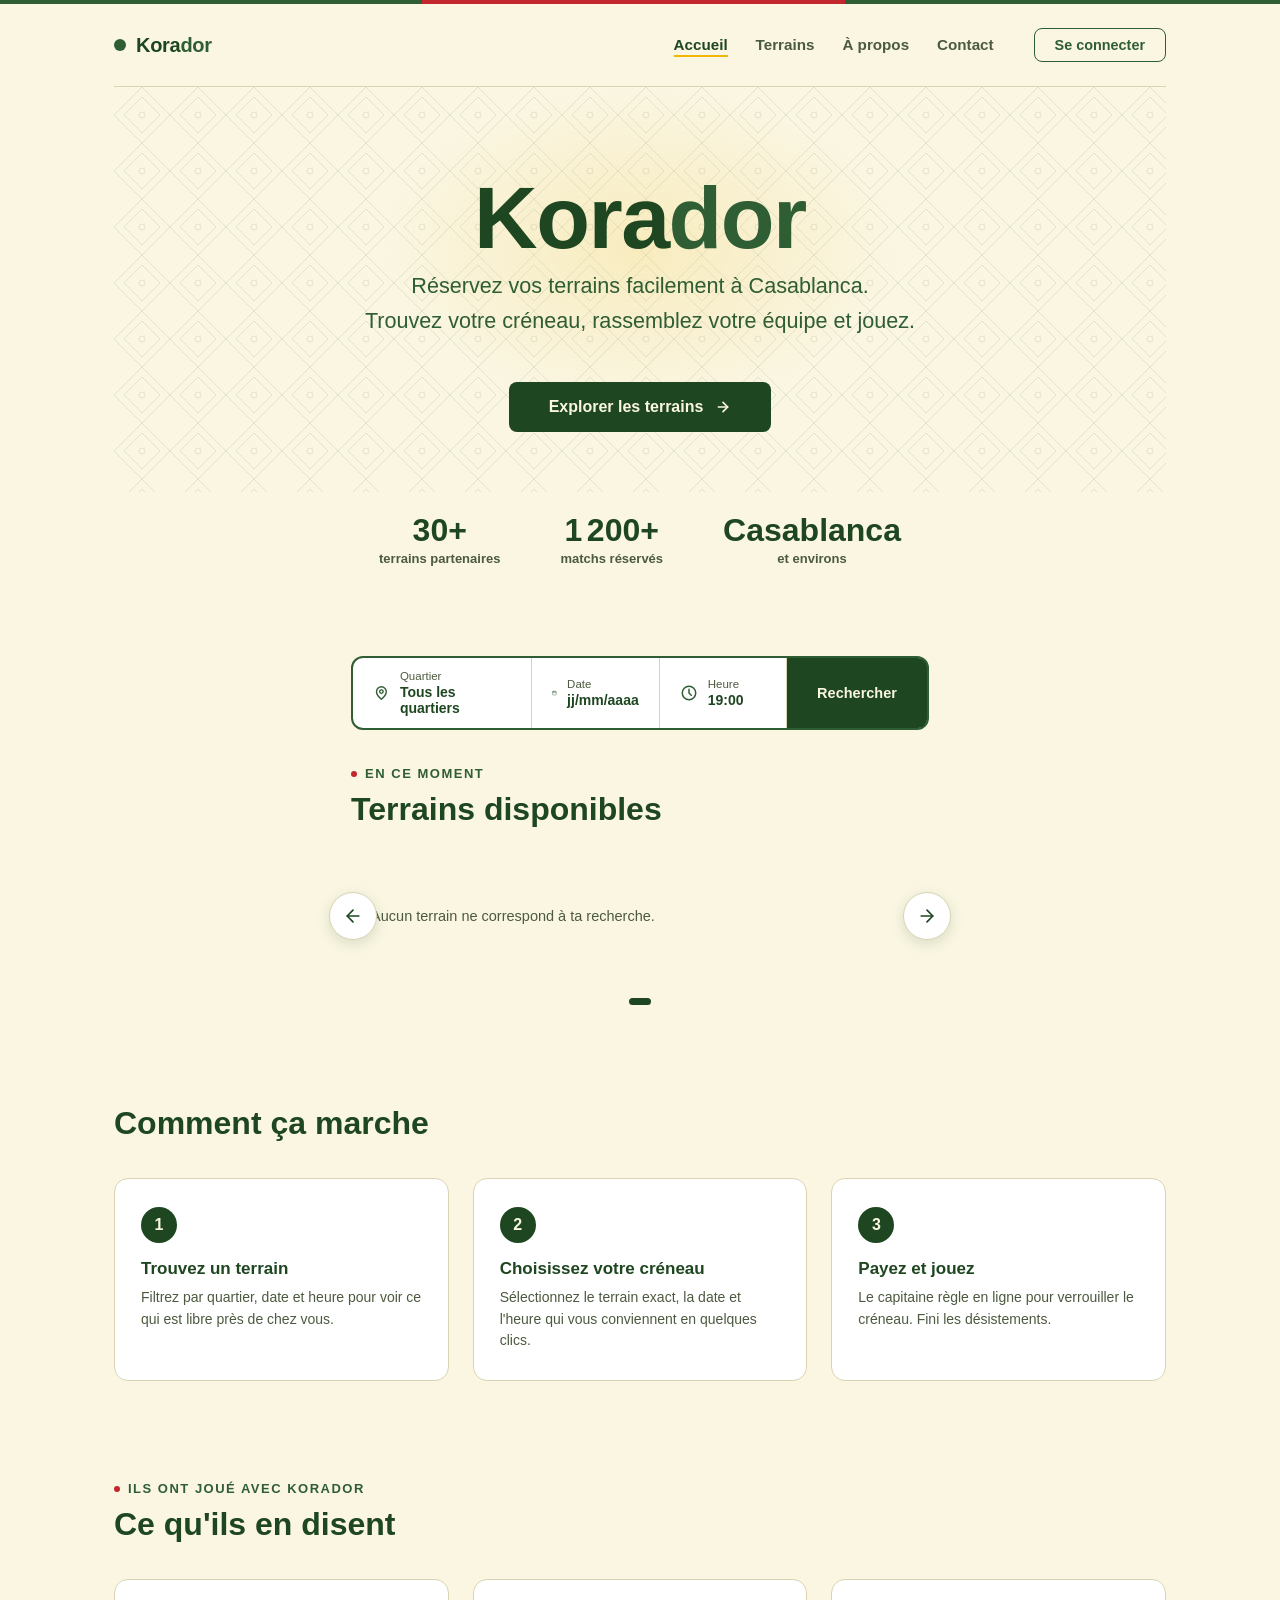
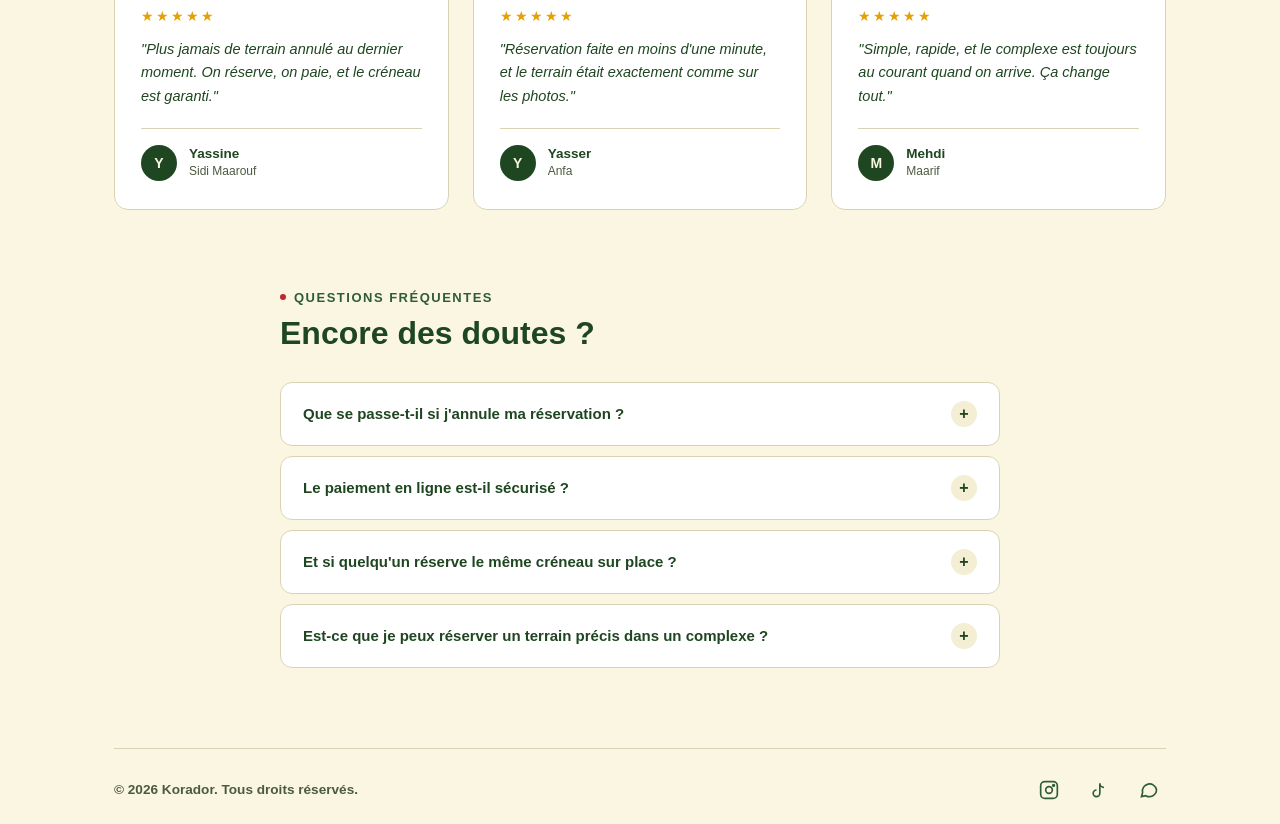
<file: Home.html>
<!DOCTYPE html>
<html lang="fr">
<head>
  <meta charset="UTF-8">
  <meta name="viewport" content="width=device-width, initial-scale=1.0">
  <title>Korador — Réservez vos terrains de foot à Casablanca</title>
  <meta name="description" content="Réservez un terrain de foot à Casablanca en 3 clics : trouvez un créneau, rassemblez votre équipe ou rejoignez-en une, et jouez.">
  <meta property="og:title" content="Korador — Réservez vos terrains de foot à Casablanca">
  <meta property="og:description" content="Trouvez votre créneau, rassemblez votre équipe et jouez.">
  <meta property="og:type" content="website">
  <link rel="stylesheet" href="style.css">
</head>
<body>

  <div class="site-layout">

    <nav class="navbar">
      <div class="brand">
        <span class="logo-ball"></span>
        <h2>Kora<span class="accent">dor</span></h2>
      </div>
      <div class="nav-menu">
        <ul class="nav-links">
          <li><a href="index.html" class="active">Accueil</a></li>
          <li><a href="terrains.html">Terrains</a></li>
          <li><a href="about.html">À propos</a></li>
          <li><a href="contact.html">Contact</a></li>
        </ul>
        <button class="btn-login">Se connecter</button>
      </div>
    </nav>

    <main class="hero-block">
      <div class="hero-content">
        <h1 class="hero-title">Kora<span class="accent">dor</span></h1>
        <p class="hero-subtitle">
          Réservez vos terrains facilement à Casablanca.<br>
          Trouvez votre créneau, rassemblez votre équipe et jouez.
        </p>
        <a href="#kd-terrains" class="btn-explore">
          Explorer les terrains
          <svg width="16" height="16" viewBox="0 0 24 24" fill="none" stroke="currentColor" stroke-width="2.5" stroke-linecap="round" stroke-linejoin="round">
            <line x1="5" y1="12" x2="19" y2="12"></line>
            <polyline points="12 5 19 12 12 19"></polyline>
          </svg>
        </a>
      </div>
    </main>

    <!-- ===== Chiffres clés ===== -->
    <section class="kd-stats kd-fade">
      <div class="kd-stat"><div class="kd-stat-num"><span class="kd-count" data-target="30">0</span>+</div><div class="kd-stat-label">terrains partenaires</div></div>
      <div class="kd-stat"><div class="kd-stat-num"><span class="kd-count" data-target="1200">0</span>+</div><div class="kd-stat-label">matchs réservés</div></div>
      <div class="kd-stat"><div class="kd-stat-num">Casablanca</div><div class="kd-stat-label">et environs</div></div>
    </section>

    <!-- ===== Barre de recherche ===== -->
    <section class="kd-slider-section kd-fade" id="kd-terrains">
      <div class="kd-search-bar">
        <div class="kd-search-field kd-search-field-main kd-quartier-wrap">
          <svg width="18" height="18" viewBox="0 0 24 24" fill="none" stroke="currentColor" stroke-width="2" stroke-linecap="round" stroke-linejoin="round"><path d="M12 21s-7-5.5-7-11a7 7 0 0 1 14 0c0 5.5-7 11-7 11z"></path><circle cx="12" cy="10" r="2.5"></circle></svg>
          <div>
            <div class="kd-field-label">Quartier</div>
            <div class="kd-field-input" id="kd-quartier-value">Tous les quartiers</div>
          </div>

          <div class="kd-chips-panel" id="kd-chips">
            <button type="button" class="kd-chip active" data-quartier="">Tous</button>
            <button type="button" class="kd-chip" data-quartier="Sidi Maarouf">Sidi Maarouf</button>
            <button type="button" class="kd-chip" data-quartier="Anfa">Anfa</button>
            <button type="button" class="kd-chip" data-quartier="Bourgogne">Bourgogne</button>
            <button type="button" class="kd-chip" data-quartier="Hay Hassani">Hay Hassani</button>
            <button type="button" class="kd-chip" data-quartier="Maarif">Maarif</button>
            <button type="button" class="kd-chip" data-quartier="Oasis">Oasis</button>
          </div>
        </div>

        <div class="kd-search-field kd-date-wrap" id="kd-search-date-wrap">
          <svg width="18" height="18" viewBox="0 0 24 24" fill="none" stroke="currentColor" stroke-width="2" stroke-linecap="round" stroke-linejoin="round"><rect x="3" y="4" width="18" height="18" rx="2"></rect><line x1="16" y1="2" x2="16" y2="6"></line><line x1="8" y1="2" x2="8" y2="6"></line><line x1="3" y1="10" x2="21" y2="10"></line></svg>
          <div>
            <div class="kd-field-label">Date</div>
            <div class="kd-field-input" id="kd-search-date-value">jj/mm/aaaa</div>
          </div>

          <div class="kd-date-panel" id="kd-search-cal-panel">
            <div class="kd-cal-header">
              <button type="button" id="kd-search-cal-prev" class="kd-cal-nav" aria-label="Mois précédent">&#8249;</button>
              <span id="kd-search-cal-month-label" class="kd-cal-month-label"></span>
              <button type="button" id="kd-search-cal-next" class="kd-cal-nav" aria-label="Mois suivant">&#8250;</button>
            </div>
            <div class="kd-cal-weekdays">
              <span>lun</span><span>mar</span><span>mer</span><span>jeu</span><span>ven</span><span>sam</span><span>dim</span>
            </div>
            <div class="kd-cal-grid" id="kd-search-cal-grid"></div>
          </div>
        </div>

        <div class="kd-search-field kd-date-wrap" id="kd-search-time-wrap">
          <svg width="18" height="18" viewBox="0 0 24 24" fill="none" stroke="currentColor" stroke-width="2" stroke-linecap="round" stroke-linejoin="round"><circle cx="12" cy="12" r="9"></circle><polyline points="12 7 12 12 15 15"></polyline></svg>
          <div>
            <div class="kd-field-label">Heure</div>
            <div class="kd-field-input" id="kd-search-time-value">19:00</div>
          </div>

          <div class="kd-date-panel kd-time-panel" id="kd-search-time-panel">
            <div class="kd-time-grid" id="kd-search-time-grid"></div>
          </div>
        </div>

        <button class="kd-search-btn" id="kd-search-btn">Rechercher</button>
      </div>

      <div class="kd-slider-header">
        <div>
          <span class="kd-eyebrow">En ce moment</span>
          <h2 class="kd-slider-title">Terrains disponibles</h2>
        </div>
      </div>

      <div class="kd-carousel">
        <button class="kd-nav-btn" id="kd-prev" aria-label="Terrain précédent">
          <svg width="20" height="20" viewBox="0 0 24 24" fill="none" stroke="currentColor" stroke-width="2" stroke-linecap="round" stroke-linejoin="round"><line x1="19" y1="12" x2="5" y2="12"></line><polyline points="12 19 5 12 12 5"></polyline></svg>
        </button>
        <button class="kd-nav-btn" id="kd-next" aria-label="Terrain suivant">
          <svg width="20" height="20" viewBox="0 0 24 24" fill="none" stroke="currentColor" stroke-width="2" stroke-linecap="round" stroke-linejoin="round"><line x1="5" y1="12" x2="19" y2="12"></line><polyline points="12 5 19 12 12 19"></polyline></svg>
        </button>

        <div class="kd-viewport">
          <div class="kd-track" id="kd-track"><!-- généré en JS --></div>
        </div>
      </div>

      <div class="kd-dots" id="kd-dots"></div>
    </section>

    <!-- ===== Comment ça marche ===== -->
    <section class="kd-howitworks kd-fade">
      <h2 class="kd-slider-title" style="margin-bottom:36px;">Comment ça marche</h2>
      <div class="kd-steps">
        <div class="kd-step">
          <div class="kd-step-num">1</div>
          <h3>Trouvez un terrain</h3>
          <p>Filtrez par quartier, date et heure pour voir ce qui est libre près de chez vous.</p>
        </div>
        <div class="kd-step">
          <div class="kd-step-num">2</div>
          <h3>Choisissez votre créneau</h3>
          <p>Sélectionnez le terrain exact, la date et l'heure qui vous conviennent en quelques clics.</p>
        </div>
        <div class="kd-step">
          <div class="kd-step-num">3</div>
          <h3>Payez et jouez</h3>
          <p>Le capitaine règle en ligne pour verrouiller le créneau. Fini les désistements.</p>
        </div>
      </div>
    </section>

    <section class="partners-section">
      </section>

    <!-- ===== Témoignages ===== -->
    <section class="kd-howitworks kd-fade">
      <span class="kd-eyebrow">Ils ont joué avec Korador</span>
      <h2 class="kd-slider-title" style="margin-bottom:36px;">Ce qu'ils en disent</h2>
      <div class="kd-steps">
        <div class="kd-step kd-testimonial">
          <div class="kd-testimonial-stars">★★★★★</div>
          <p>"Plus jamais de terrain annulé au dernier moment. On réserve, on paie, et le créneau est garanti."</p>
          <div class="kd-testimonial-author">
            <div class="kd-avatar-circle">Y</div>
            <div><strong>Yassine</strong><span>Sidi Maarouf</span></div>
          </div>
        </div>
        <div class="kd-step kd-testimonial">
          <div class="kd-testimonial-stars">★★★★★</div>
          <p>"Réservation faite en moins d'une minute, et le terrain était exactement comme sur les photos."</p>
          <div class="kd-testimonial-author">
            <div class="kd-avatar-circle">Y</div>
            <div><strong>Yasser</strong><span>Anfa</span></div>
          </div>
        </div>
        <div class="kd-step kd-testimonial">
          <div class="kd-testimonial-stars">★★★★★</div>
          <p>"Simple, rapide, et le complexe est toujours au courant quand on arrive. Ça change tout."</p>
          <div class="kd-testimonial-author">
            <div class="kd-avatar-circle">M</div>
            <div><strong>Mehdi</strong><span>Maarif</span></div>
          </div>
        </div>
      </div>
    </section>

    <!-- ===== FAQ ===== -->
    <section class="kd-howitworks kd-fade" style="padding-top:0;">
      <span class="kd-eyebrow">Questions fréquentes</span>
      <h2 class="kd-slider-title" style="margin-bottom:30px;">Encore des doutes ?</h2>
      <div class="kd-faq" id="kd-faq">
        <div class="kd-faq-item">
          <button type="button" class="kd-faq-question">
            Que se passe-t-il si j'annule ma réservation ?
            <span class="kd-faq-icon">+</span>
          </button>
          <div class="kd-faq-answer">
            <p>Selon le délai avant le créneau, des frais d'annulation peuvent s'appliquer. Plus tu annules tôt, moins il y a de frais — les détails exacts s'affichent avant confirmation.</p>
          </div>
        </div>
        <div class="kd-faq-item">
          <button type="button" class="kd-faq-question">
            Le paiement en ligne est-il sécurisé ?
            <span class="kd-faq-icon">+</span>
          </button>
          <div class="kd-faq-answer">
            <p>Oui, le paiement passera par un prestataire marocain certifié. Aucune donnée bancaire n'est stockée par Korador.</p>
          </div>
        </div>
        <div class="kd-faq-item">
          <button type="button" class="kd-faq-question">
            Et si quelqu'un réserve le même créneau sur place ?
            <span class="kd-faq-icon">+</span>
          </button>
          <div class="kd-faq-answer">
            <p>Impossible : dès qu'une réservation est prise physiquement, le gardien la verrouille immédiatement dans son appli, et le créneau disparaît instantanément de Korador.</p>
          </div>
        </div>
        <div class="kd-faq-item">
          <button type="button" class="kd-faq-question">
            Est-ce que je peux réserver un terrain précis dans un complexe ?
            <span class="kd-faq-icon">+</span>
          </button>
          <div class="kd-faq-answer">
            <p>Oui, tu choisis le terrain exact (Terrain 1, 2, 3...) directement dans le récapitulatif de réservation.</p>
          </div>
        </div>
      </div>
    </section>

    <footer class="footer">
      <p class="copyright">© 2026 Korador. Tous droits réservés.</p>
      <div class="kd-social">
        <a href="#" aria-label="Instagram" class="insta-icon">
          <svg width="20" height="20" viewBox="0 0 24 24" fill="none" stroke="currentColor" stroke-width="2"><rect x="2" y="2" width="20" height="20" rx="5"></rect><circle cx="12" cy="12" r="4"></circle><circle cx="17.5" cy="6.5" r="1"></circle></svg>
        </a>
        <a href="#" aria-label="TikTok" class="insta-icon">
          <svg width="20" height="20" viewBox="0 0 24 24" fill="none" stroke="currentColor" stroke-width="2"><path d="M9 12a4 4 0 1 0 4 4V4a5 5 0 0 0 5 5"></path></svg>
        </a>
        <a href="#" aria-label="WhatsApp" class="insta-icon">
          <svg width="20" height="20" viewBox="0 0 24 24" fill="none" stroke="currentColor" stroke-width="2"><path d="M21 11.5a8.5 8.5 0 0 1-12.8 7.3L3 20l1.3-5A8.5 8.5 0 1 1 21 11.5z"></path></svg>
        </a>
      </div>
    </footer>

  </div>

  <!-- ===== Modale de réservation (multi-étapes) ===== -->
  <div class="kd-modal-overlay" id="kd-modal-overlay">
    <div class="kd-modal kd-modal-stepper">
      <button class="kd-modal-close" id="kd-modal-close" aria-label="Fermer">&times;</button>

      <div class="kd-stepper-layout">
        <aside class="kd-stepper-sidebar">
          <div class="kd-step-item active" data-step="1">
            <span class="kd-step-dot">1</span>
            <span>Activité et terrain</span>
          </div>
          <div class="kd-step-item" data-step="2">
            <span class="kd-step-dot">2</span>
            <span>Date et heure</span>
          </div>
          <div class="kd-step-item" data-step="3">
            <span class="kd-step-dot">3</span>
            <span>Vos informations</span>
          </div>
        </aside>

        <div class="kd-stepper-content">

          <div class="kd-step-panel" data-panel="1">
            <h3>Sélectionnez une activité</h3>
            <label class="kd-form-label">Activité</label>
            <div class="kd-locked-field">⚽ Football</div>

            <label class="kd-form-label">Terrain</label>
            <select id="kd-modal-terrain-select" class="kd-form-select"></select>

            <div class="kd-form-label" id="kd-modal-subterrain-label" hidden>Quel terrain veux-tu réserver ?</div>
            <select id="kd-modal-subterrain-select" class="kd-form-select" hidden></select>

            <div class="kd-modal-row"><span>Quartier</span><strong id="kd-modal-quartier"></strong></div>
            <div class="kd-modal-row"><span>Prix</span><strong id="kd-modal-prix"></strong></div>
            <div class="kd-modal-row"><span>Note</span><strong id="kd-modal-note"></strong></div>
          </div>

          <div class="kd-step-panel" data-panel="2" hidden>
            <h3>Choisissez un créneau</h3>

            <div class="kd-cal-header">
              <button type="button" id="kd-cal-prev" class="kd-cal-nav" aria-label="Mois précédent">&#8249;</button>
              <span id="kd-cal-month-label" class="kd-cal-month-label"></span>
              <button type="button" id="kd-cal-next" class="kd-cal-nav" aria-label="Mois suivant">&#8250;</button>
            </div>

            <div class="kd-cal-weekdays">
              <span>lun</span><span>mar</span><span>mer</span><span>jeu</span><span>ven</span><span>sam</span><span>dim</span>
            </div>
            <div class="kd-cal-grid" id="kd-cal-grid"></div>

            <div class="kd-form-label">Heure</div>
            <div class="kd-time-grid" id="kd-time-grid"></div>
          </div>

          <div class="kd-step-panel" data-panel="3" hidden>
            <h3>Vos informations</h3>
            <label class="kd-form-label">Nom complet</label>
            <input type="text" id="kd-modal-name" class="kd-form-input" placeholder="Ton nom">
            <label class="kd-form-label">Téléphone</label>
            <input type="tel" id="kd-modal-phone" class="kd-form-input" placeholder="06 XX XX XX XX">
          </div>

          <div class="kd-stepper-footer">
            <button class="kd-btn-back" id="kd-step-back" hidden>Retour</button>
            <button class="kd-btn-next" id="kd-step-next">Continuer</button>
          </div>

        </div>
      </div>
    </div>
  </div>

  <script src="reveal.js"></script>
  <script src="script.js"></script>

</body>
</html>
</file>
<file: style.css>
/* ==========================================================
   ÉCHELLE DE Z-INDEX — référence unique pour toute la maquette.
   Toute nouvelle superposition doit piocher dans ces tranches
   pour éviter les surprises de recouvrement entre pages.
     0–9    : détails internes d'un composant (image/skeleton/
              badge à l'intérieur d'une même carte)
     20–39  : panneaux flottants (quartier, date, heure)
     40–49  : conteneur de barre de recherche/filtre — établit
              le contexte d'empilement pour les panneaux ci-dessus
     50–69  : boutons flottants utilitaires (retour en haut)
     100–149: overlays modaux (kd-modal-overlay, kd-login-overlay)
     200+   : notifications globales (toast) — toujours au sommet
   ========================================================== */

/* Classic Heritage Theme - Full-Bleed */
:root{
  --cream:#FAF6E2;
  --cream-2:#F3EED4;
  --green-dark:#1E4620;
  --green-mid:#2F5D34;
  --green-vivid:#2E9E4A;
  --green-line:#d9d3b4;
  --text-soft:#4C5A3F;
  --red-accent:#C1272D;
  --amber-flood:#F2B705;
  --font-display:'Bricolage Grotesque', -apple-system, BlinkMacSystemFont, "Segoe UI", Roboto, Helvetica, Arial, sans-serif;
  --font-body:'Manrope', -apple-system, BlinkMacSystemFont, "Segoe UI", Roboto, Helvetica, Arial, sans-serif;
  /* Motif géométrique discret façon zellige, tuilé, très basse opacité */
  --zellige-light: url("data:image/svg+xml,%3Csvg xmlns='http://www.w3.org/2000/svg' width='56' height='56' viewBox='0 0 56 56'%3E%3Cg fill='none' stroke='%232F5D34' stroke-width='1' opacity='0.12'%3E%3Cpath d='M28 0 L56 28 L28 56 L0 28 Z'/%3E%3Cpath d='M28 10 L46 28 L28 46 L10 28 Z'/%3E%3Ccircle cx='28' cy='28' r='3'/%3E%3C/g%3E%3C/svg%3E");
  --zellige-dark: url("data:image/svg+xml,%3Csvg xmlns='http://www.w3.org/2000/svg' width='56' height='56' viewBox='0 0 56 56'%3E%3Cg fill='none' stroke='%23FAFAF7' stroke-width='1' opacity='0.10'%3E%3Cpath d='M28 0 L56 28 L28 56 L0 28 Z'/%3E%3Cpath d='M28 10 L46 28 L28 46 L10 28 Z'/%3E%3Ccircle cx='28' cy='28' r='3'/%3E%3C/g%3E%3C/svg%3E");
}

/* Fine bande tricolore discrète en haut de chaque page */
body::before{
  content:"";
  display:block;
  height:4px;
  background:linear-gradient(90deg, var(--green-mid) 0 33%, var(--red-accent) 33% 66%, var(--green-mid) 66% 100%);
}

* {
  box-sizing: border-box;
  margin: 0;
  padding: 0;
  font-family: var(--font-body);
  scroll-behavior: smooth;
}

html{
  overflow-x: hidden;
  width: 100%;
}

body {
  background-color: var(--cream);
  color: var(--green-dark);
  min-height: 100vh;
  overflow-x: hidden;
  width: 100%;
}

.site-layout {
  max-width: 1100px;
  margin: 0 auto;
  padding: 0 24px;
  min-height: 100vh;
  display: flex;
  flex-direction: column;
  width: 100%;
}

/* Navbar */
.navbar {
  display: flex;
  justify-content: space-between;
  align-items: center;
  padding: 24px 0;
  border-bottom: 1px solid var(--green-line);
}

.brand {
  display: flex;
  align-items: center;
  gap: 10px;
}

.logo-ball {
  width: 12px;
  height: 12px;
  background-color: var(--green-mid);
  border-radius: 50%;
}

.brand h2 {
  font-family: var(--font-display);
  font-size: 1.25rem;
  font-weight: 700;
  color: var(--green-dark);
  letter-spacing: -0.3px;
}

.accent { color: var(--green-mid); }

.nav-menu {
  display: flex;
  align-items: center;
  gap: 40px;
}

.nav-links {
  display: flex;
  list-style: none;
  gap: 28px;
  flex-wrap: wrap;
  justify-content: center;
}

.nav-links a {
  color: var(--text-soft);
  text-decoration: none;
  font-size: 0.95rem;
  font-weight: 600;
  position: relative;
  transition: color .18s ease;
}

.nav-links a::after{
  content:"";
  position:absolute; left:0; right:100%; bottom:-4px; height:2px;
  background:var(--amber-flood);
  transition:right .22s ease;
}
.nav-links a:hover::after, .nav-links a.active::after{ right:0; }

.nav-links a:hover, .nav-links a.active { color: var(--green-dark); }

.btn-login {
  background: transparent;
  border: 1px solid var(--green-mid);
  color: var(--green-mid);
  padding: 8px 20px;
  border-radius: 8px;
  font-size: 0.9rem;
  font-weight: 700;
  cursor: pointer;
}

.btn-login:hover {
  background: var(--green-dark);
  color: var(--cream);
  border-color: var(--green-dark);
}

/* Hero Component */
.hero-block {
  display: flex;
  align-items: center;
  justify-content: center;
  padding: 60px 0;
  background-image: var(--zellige-light);
  background-repeat: repeat;
}

.hero-content {
  text-align: center;
  width: 100%;
  position: relative;
}

.hero-content::before{
  content:"";
  position:absolute;
  top:-60px; left:50%; transform:translateX(-50%);
  width:520px; height:320px;
  background:radial-gradient(ellipse at center, rgba(242,183,5,0.16), transparent 70%);
  pointer-events:none; z-index:-1;
}

.hero-title {
  font-family: var(--font-display);
  font-size: 5.5rem;
  font-weight: 800;
  color: var(--green-dark);
  text-align: center;
  margin-top: 20px;
  letter-spacing: -1.5px;
}

.hero-subtitle {
  font-size: 1.35rem;
  color: var(--green-mid);
  line-height: 1.6;
  margin-bottom: 44px;
  font-weight: 500;
}

.btn-explore {
  background: var(--green-dark);
  color: var(--cream);
  text-decoration: none;
  padding: 16px 40px;
  border-radius: 8px;
  font-size: 1rem;
  font-weight: 700;
  display: inline-flex;
  align-items: center;
  gap: 12px;
  border: none;
  cursor: pointer;
  transition: transform .2s ease, box-shadow .2s ease, background .2s ease;
}

.btn-explore:hover {
  background: var(--green-vivid);
  transform: translateY(-3px);
  box-shadow: 0 10px 26px rgba(242,183,5,0.3), 0 6px 14px rgba(30,70,32,0.28);
}

.section-title {
  font-family: var(--font-display);
  font-size: 2rem;
  font-weight: 800;
  margin-bottom: 40px;
  letter-spacing: -0.5px;
}

.status-message {
  font-size: 1.1rem;
  font-weight: 600;
  color: var(--text-soft);
  text-align: center;
  padding: 40px 0;
}

.error-text { color: #b32e2e; }
.hidden { display: none !important; }

.terrains-grid {
  display: grid;
  grid-template-columns: repeat(auto-fill, minmax(300px, 1fr));
  gap: 32px;
}

.pitch-card {
  background: #FFFFFF;
  border: 1px solid var(--green-line);
  border-radius: 14px;
  padding: 24px;
  display: flex;
  flex-direction: column;
  justify-content: space-between;
  box-shadow: 0 4px 12px rgba(30,70,32,0.04);
}

.pitch-name { font-size: 1.35rem; font-weight: 700; margin-bottom: 6px; }
.pitch-location { font-size: 0.9rem; color: var(--green-mid); font-weight: 600; margin-bottom: 16px; }
.pitch-desc { font-size: 0.95rem; color: var(--text-soft); line-height: 1.5; margin-bottom: 24px; }
.pitch-meta { display: flex; justify-content: space-between; align-items: center; border-top: 1px dashed var(--green-line); padding-top: 16px; }
.pitch-price { font-size: 1.2rem; font-weight: 800; }
.pitch-price span { font-size: 0.85rem; font-weight: 500; color: var(--text-soft); }

.btn-book {
  background: transparent;
  border: 1px solid var(--green-mid);
  color: var(--green-mid);
  padding: 8px 16px;
  border-radius: 8px;
  font-size: 0.9rem;
  font-weight: 700;
  cursor: pointer;
}
.btn-book:hover { background: var(--green-mid); color: var(--cream); }

/* Footer */
.footer {
  display: flex;
  justify-content: space-between;
  align-items: center;
  padding: 24px 0;
  border-top: 1px solid var(--green-line);
  margin-top: auto;
  flex-wrap: wrap;
  gap: 16px;
}
.copyright { font-size: 0.85rem; color: var(--text-soft); font-weight: 600; }
.kd-footer-tag{ font-size:11.5px; color:var(--text-soft); opacity:.75; margin-top:3px; }
.kd-social{ display:flex; gap:16px; }
.insta-icon { color: var(--green-mid); }
.insta-icon:hover { color: var(--green-dark); }

@media (max-width: 768px) {
  .navbar, .footer { flex-direction: column; gap: 20px; text-align: center; }
  .nav-menu { flex-direction: column; gap: 20px; }
  .nav-links{ gap: 14px 20px; }
  .hero-title { font-size: 3rem; }
  .terrains-grid { grid-template-columns: 1fr; }
  .btn-explore{ padding: 14px 22px; font-size: 0.9rem; }
}

/* =========================================================
   Carrousel de terrains + barre de recherche + nouvelles sections
   ========================================================= */


/* --- Chiffres clés --- */
.kd-stats{
  display:flex; justify-content:center; gap:60px; padding:20px 0 50px; flex-wrap:wrap; text-align:center;
}
.kd-stat-num{ font-family:var(--font-display); font-size:32px; font-weight:800; color:var(--green-dark); }
.kd-stat-label{ font-size:13px; color:var(--text-soft); font-weight:600; margin-top:2px; }

/* --- Section carrousel --- */
.kd-slider-section{ max-width:1100px; margin:0 auto; padding:40px 0 80px; position:relative; z-index:40; }
.kd-slider-header{ margin:36px 0 32px; }
.kd-eyebrow{
  font-size:13px; font-weight:600; letter-spacing:1.5px; text-transform:uppercase;
  color:var(--green-mid); margin-bottom:10px; display:block; position:relative; padding-left:14px;
}
.kd-eyebrow::before{
  content:""; position:absolute; left:0; top:50%; transform:translateY(-50%);
  width:6px; height:6px; border-radius:50%; background:var(--red-accent);
}
.kd-slider-title{ font-family:var(--font-display); font-size:32px; font-weight:700; color:var(--green-dark); }

/* --- Barre de recherche --- */
.kd-search-bar{
  display:flex; align-items:stretch; background:#fff; border:2px solid var(--green-mid);
  border-radius:12px; overflow:visible; width:100%; max-width:100%; box-sizing:border-box;
}
.kd-search-field{
  display:flex; align-items:center; gap:10px; padding:12px 20px;
  border-right:1px solid var(--green-line); color:var(--green-mid); flex:1; min-width:0;
}
.kd-search-field:first-child{ border-radius:9px 0 0 9px; }
.kd-search-field-main{ flex:1.6; }
.kd-field-label{ font-size:11.5px; color:var(--text-soft); margin-bottom:2px; }
.kd-field-input{
  border:none; outline:none; background:transparent; font-family:inherit;
  font-size:14px; font-weight:600; color:var(--green-dark); width:100%; padding:0;
  color-scheme:light; cursor:pointer;
}
.kd-quartier-wrap{ position:relative; cursor:pointer; }
.kd-chips-panel{
  display:none; position:absolute; top:calc(100% - 2px); left:0;
  background:#fff; border:1px solid var(--green-line); border-radius:12px;
  padding:20px 12px 12px; gap:6px; flex-wrap:wrap; width:280px;
  box-shadow:0 10px 30px rgba(30,70,32,0.15); z-index:30;
}
.kd-quartier-wrap:hover .kd-chips-panel,
.kd-chips-panel:hover,
.kd-chips-panel.open{ display:flex; }
.kd-chip{
  font-family:inherit; font-size:12.5px; font-weight:600; color:var(--green-mid);
  background:var(--cream-2); border:1px solid transparent; border-radius:20px;
  padding:5px 13px; cursor:pointer; transition:background .15s, color .15s;
}
.kd-chip:hover{ background:var(--green-line); }
.kd-chip.active{ background:var(--green-dark); color:var(--cream); }

.kd-date-wrap{ position:relative; cursor:pointer; }
.kd-date-panel{
  display:none; position:absolute; top:calc(100% - 2px); left:0;
  background:#fff; border:1px solid var(--green-line); border-radius:12px;
  padding:20px 18px 18px; z-index:30; width:300px;
  box-shadow:0 14px 34px rgba(30,70,32,0.16);
}
.kd-date-wrap:hover .kd-date-panel,
.kd-date-panel:hover,
.kd-date-panel.open{ display:block; }
.kd-time-panel{ width:260px; }

.kd-cal-header{ display:flex; align-items:center; justify-content:space-between; margin-bottom:14px; }
.kd-cal-month-label{ font-size:14px; font-weight:700; color:var(--green-dark); text-transform:capitalize; }
.kd-cal-nav{
  width:28px; height:28px; border-radius:50%; border:1px solid var(--green-line); background:#fff;
  color:var(--green-dark); font-size:16px; cursor:pointer; display:flex; align-items:center; justify-content:center;
  transition:background .15s;
}
.kd-cal-nav:hover{ background:var(--cream-2); }
.kd-cal-weekdays{
  display:grid; grid-template-columns:repeat(7,1fr); text-align:center;
  font-size:10.5px; font-weight:700; color:var(--text-soft); text-transform:uppercase; margin-bottom:6px;
}
.kd-cal-grid{ display:grid; grid-template-columns:repeat(7,1fr); gap:3px; }
.kd-cal-day{
  aspect-ratio:1; border:none; background:var(--cream-2); border-radius:7px; font-size:12.5px;
  font-weight:600; color:var(--green-dark); cursor:pointer; transition:background .15s, color .15s;
}
.kd-cal-day:hover{ background:var(--green-line); }
.kd-cal-day.selected{ background:var(--green-dark); color:var(--cream); }
.kd-cal-day.disabled{ background:transparent; color:var(--green-line); cursor:not-allowed; }
.kd-cal-day.other-month{ visibility:hidden; }

.kd-time-panel .kd-time-grid{ display:flex; flex-wrap:wrap; gap:6px; }
.kd-time-panel .kd-time-slot{
  border:1px solid var(--green-line); background:#fff; border-radius:16px; padding:6px 12px;
  font-size:12.5px; font-weight:600; color:var(--green-dark); cursor:pointer; font-family:inherit;
  transition:background .15s, color .15s;
}
.kd-time-panel .kd-time-slot:hover{ background:var(--cream-2); }
.kd-time-panel .kd-time-slot.selected{ background:var(--green-dark); color:var(--cream); border-color:var(--green-dark); }
.kd-search-btn{
  background:var(--green-dark); color:var(--cream); font-weight:700; font-size:14.5px;
  border:none; padding:0 30px; cursor:pointer; white-space:nowrap; font-family:inherit;
  transition:background .2s, box-shadow .2s; border-radius:0 9px 9px 0;
}
.kd-search-btn:hover{ background:var(--green-vivid); box-shadow:inset 0 0 0 999px rgba(242,183,5,0.06); }

/* --- Carrousel --- */
.kd-carousel{ position:relative; max-width:100%; }
.kd-nav-btn{
  position:absolute; top:50%; transform:translateY(-50%); z-index:5;
  width:48px; height:48px; border-radius:50%; border:1px solid var(--green-line);
  background:#fff; color:var(--green-dark); font-size:20px;
  display:flex; align-items:center; justify-content:center; cursor:pointer;
  box-shadow:0 4px 14px rgba(30,70,32,0.14);
  transition:background .2s, transform .2s;
}
.kd-nav-btn:hover{ background:var(--green-dark); color:var(--cream); }
.kd-nav-btn:active{ transform:translateY(-50%) scale(0.94); }
#kd-prev{ left:-22px; }
#kd-next{ right:-22px; }

.kd-viewport{ overflow:hidden; border-radius:16px; max-width:100%; }
.kd-track{ display:flex; transition:transform .6s cubic-bezier(.4,0,.2,1); max-width:100%; }
.kd-slide{ flex:0 0 33.333%; padding:0 10px; max-width:100%; }
.kd-card{ max-width:100%;
  background:#fff; border:1px solid var(--green-line); border-radius:14px; overflow:hidden; height:100%;
  display:flex; flex-direction:column;
  transition:transform .25s ease, box-shadow .25s ease, border-color .25s ease;
}
.kd-card:hover{
  transform:translateY(-8px);
  box-shadow:0 16px 32px rgba(30,70,32,0.16), 0 4px 10px rgba(242,183,5,0.18);
  border-color:var(--green-vivid);
}
.kd-card-img{
  height:150px; position:relative; overflow:hidden;
  display:flex; align-items:flex-start; justify-content:flex-end; padding:14px;
}
.kd-card-img img{ position:absolute; inset:0; width:100%; height:100%; object-fit:cover; z-index:0; }
.kd-img-fallback{
  position:absolute; inset:0; z-index:0;
  background-color:var(--green-dark);
  background-image:
    radial-gradient(circle at 50% 50%, rgba(250,246,226,0.14) 0%, transparent 55%),
    var(--zellige-dark);
  background-repeat:no-repeat, repeat;
  display:flex; align-items:center; justify-content:center;
}
.kd-img-fallback::after{
  content:"⚽";
  font-size:34px;
  opacity:.55;
  filter:grayscale(1) brightness(1.6);
}
.kd-badge{ font-size:12px; font-weight:600; padding:5px 12px; border-radius:20px; background:#fff; color:var(--green-dark); position:relative; z-index:1; }
.kd-badge.busy{ background:rgba(193,39,45,0.12); color:var(--red-accent); }
.kd-card-body{ padding:20px 22px 22px; flex:1; display:flex; flex-direction:column; }
.kd-card-body h3{ font-family:var(--font-display); font-size:17px; font-weight:700; margin-bottom:4px; }
.kd-quartier{ font-size:13.5px; color:var(--green-mid); font-weight:500; margin-bottom:10px; display:flex; align-items:center; gap:6px;}

.kd-rating{ display:flex; align-items:center; gap:6px; margin-bottom:14px; }
.kd-stars{ position:relative; display:inline-block; font-size:14px; line-height:1; letter-spacing:2px; }
.kd-stars-bg{ color:var(--green-line); }
.kd-stars-fg{
  position:absolute; top:0; left:0; overflow:hidden; white-space:nowrap; color:#E3A008;
}
.kd-rating-num{ font-size:13px; font-weight:700; color:var(--green-dark); }
.kd-rating-count{ font-size:12px; color:var(--text-soft); }

.kd-meta{ display:flex; align-items:center; justify-content:space-between; margin-top:auto; padding-top:14px; border-top:1px solid var(--green-line);}
.kd-price{ font-weight:700; font-size:17px; }
.kd-price span{ font-weight:400; font-size:12.5px; color:var(--text-soft);}
.kd-slot{ font-size:12.5px; color:var(--text-soft); }
.kd-book-btn{
  margin-top:14px; width:100%; text-align:center; background:var(--green-dark); color:var(--cream);
  font-weight:600; font-size:14px; padding:10px; border-radius:8px; border:none; cursor:pointer;
  font-family:inherit; text-decoration:none; display:inline-block;
  transition:background .18s ease, transform .18s ease, box-shadow .18s ease;
}
.kd-book-btn:hover{ background:var(--green-vivid); transform:translateY(-2px); box-shadow:0 8px 16px rgba(242,183,5,0.25); }
.kd-card-actions{ display:flex; gap:8px; margin-top:14px; flex-wrap:wrap; }
.kd-card-actions .kd-book-btn, .kd-card-actions .kd-details-btn{ margin-top:0; flex:1 1 100px; min-width:0; }
.kd-card-actions .kd-share-btn{ flex-shrink:0; }
.kd-details-btn{
  background:#fff; color:var(--green-dark); border:1.5px solid var(--green-line);
  font-weight:600; font-size:14px; padding:10px; border-radius:8px; cursor:pointer; font-family:inherit;
  transition:border-color .18s ease, background .18s ease;
}
.kd-details-btn:hover{ border-color:var(--green-vivid); background:var(--cream-2); }
.kd-no-results{ text-align:center; padding:48px 20px; color:var(--text-soft); font-size:14.5px; }

/* ===== Fiche détaillée d'un terrain ===== */
.kd-detail-overlay{
  display:none; position:fixed; inset:0; background:rgba(15,30,16,0.55);
  align-items:center; justify-content:center; z-index:130; padding:20px;
}
.kd-detail-overlay.open{ display:flex; }
.kd-detail-modal{
  background:#fff; border-radius:18px; max-width:560px; width:100%; max-height:90vh;
  overflow-y:auto; position:relative; box-shadow:0 30px 70px rgba(0,0,0,0.3);
}
.kd-detail-close{
  position:absolute; top:14px; right:14px; z-index:2; width:32px; height:32px; border-radius:50%;
  background:rgba(0,0,0,0.35); color:#fff; border:none; font-size:20px; cursor:pointer; line-height:1;
}
.kd-detail-gallery{
  position:relative; height:240px; border-radius:18px 18px 0 0; overflow:hidden;
  background-color:var(--green-dark);
  background-image:
    radial-gradient(circle at 50% 50%, rgba(250,246,226,0.14) 0%, transparent 55%),
    var(--zellige-dark);
  background-repeat:no-repeat, repeat;
  display:flex; align-items:center; justify-content:center;
}
.kd-detail-gallery::after{
  content:"⚽"; font-size:44px; opacity:.55; filter:grayscale(1) brightness(1.6);
  position:absolute; z-index:0;
}
.kd-detail-gallery img{ width:100%; height:100%; object-fit:cover; display:block; position:relative; z-index:1; }
.kd-detail-nav{
  position:absolute; top:50%; transform:translateY(-50%); width:34px; height:34px; border-radius:50%;
  background:rgba(255,255,255,0.85); border:none; font-size:20px; cursor:pointer; color:var(--green-dark);
}
.kd-detail-prev{ left:12px; }
.kd-detail-next{ right:12px; }
.kd-detail-counter{
  position:absolute; bottom:12px; right:14px; background:rgba(0,0,0,0.5); color:#fff;
  font-size:11.5px; font-weight:600; padding:3px 10px; border-radius:20px;
}
.kd-detail-gallery-badge{ position:absolute; top:14px; left:14px; }
.kd-detail-body{ padding:24px 26px 28px; }
.kd-detail-body h2{ font-family:var(--font-display); font-size:22px; color:var(--green-dark); margin-bottom:6px; }
.kd-detail-description{ color:var(--text-soft); font-size:14px; line-height:1.6; margin:14px 0; }
.kd-detail-info-row{
  display:flex; align-items:center; gap:8px; color:var(--text-soft); font-size:13.5px;
  padding:10px 0; border-top:1px solid var(--green-line); border-bottom:1px solid var(--green-line);
}
.kd-detail-footer{ display:flex; align-items:center; justify-content:space-between; gap:16px; margin-top:18px; }
.kd-detail-footer .kd-book-btn{ width:auto; padding:12px 28px; text-decoration:none; display:inline-block; }

@media (max-width:600px){
  .kd-detail-modal{ max-height:94vh; }
  .kd-detail-gallery{ height:190px; }
}

.kd-dots{ display:flex; justify-content:center; gap:8px; margin-top:26px; }
.kd-dot{ width:7px; height:7px; border-radius:50%; background:var(--green-line); cursor:pointer; transition:background .2s,width .2s; }
.kd-dot.active{ background:var(--green-dark); width:22px; border-radius:4px; }

/* --- Comment ça marche --- */
.kd-howitworks{ max-width:1100px; margin:0 auto; padding:20px 0 80px; }
.kd-steps{ display:grid; grid-template-columns:repeat(3,1fr); gap:24px; }
.kd-step{
  background:#fff; border:1px solid var(--green-line); border-radius:14px; padding:28px 26px;
  transition:transform .25s ease, box-shadow .25s ease, border-color .25s ease;
}
.kd-step:hover{
  transform:translateY(-5px);
  box-shadow:0 14px 26px rgba(30,70,32,0.12), 0 3px 8px rgba(242,183,5,0.16);
  border-color:var(--green-vivid);
}
.kd-step-num{
  width:36px; height:36px; border-radius:50%; background:var(--green-dark); color:var(--cream);
  display:flex; align-items:center; justify-content:center; font-weight:700; margin-bottom:16px;
}
.kd-step h3{ font-family:var(--font-display); font-size:17px; font-weight:700; color:var(--green-dark); margin-bottom:8px; }
.kd-step p{ font-size:14px; color:var(--text-soft); line-height:1.55; }

/* --- Témoignages --- */
.kd-testimonial{ display:flex; flex-direction:column; }
.kd-testimonial-stars{ color:#E3A008; font-size:14px; letter-spacing:2px; margin-bottom:14px; }
.kd-testimonial p{ font-size:14.5px; color:var(--green-dark); line-height:1.6; font-style:italic; flex:1; }
.kd-testimonial-author{ display:flex; align-items:center; gap:12px; margin-top:20px; padding-top:16px; border-top:1px solid var(--green-line); }
.kd-avatar-circle{
  width:36px; height:36px; border-radius:50%; background:var(--green-dark); color:var(--cream);
  display:flex; align-items:center; justify-content:center; font-weight:700; font-size:14px; flex-shrink:0;
}
.kd-team-avatar{
  width:48px; height:48px; border-radius:50%; color:var(--cream);
  display:flex; align-items:center; justify-content:center;
  font-family:var(--font-display); font-weight:800; font-size:19px;
  margin-bottom:14px;
}
.kd-about-deco{
  position:absolute; top:0; left:50%; transform:translateX(-50%); opacity:0.5; z-index:0;
}
@media (max-width:600px){ .kd-about-deco{ display:none; } }
.kd-testimonial-author strong{ display:block; font-size:13.5px; color:var(--green-dark); }
.kd-testimonial-author span{ font-size:12px; color:var(--text-soft); }

/* --- FAQ --- */
.kd-faq{ max-width:720px; display:flex; flex-direction:column; gap:10px; }
.kd-faq-item{ background:#fff; border:1px solid var(--green-line); border-radius:12px; overflow:hidden; }
.kd-faq-question{
  width:100%; text-align:left; background:none; border:none; cursor:pointer; font-family:inherit;
  padding:18px 22px; font-size:15px; font-weight:700; color:var(--green-dark);
  display:flex; align-items:center; justify-content:space-between; gap:16px;
}
.kd-faq-icon{
  flex-shrink:0; width:26px; height:26px; border-radius:50%; background:var(--cream-2);
  display:flex; align-items:center; justify-content:center; font-size:16px; font-weight:700;
  color:var(--green-dark); transition:transform .25s, background .2s;
}
.kd-faq-item.open .kd-faq-icon{ transform:rotate(45deg); background:var(--green-dark); color:var(--cream); }
.kd-faq-answer{
  max-height:0; overflow:hidden; transition:max-height .3s ease, padding .3s ease;
  padding:0 22px;
}
.kd-faq-item.open .kd-faq-answer{ max-height:200px; padding:0 22px 18px; }
.kd-faq-answer p{ font-size:14px; color:var(--text-soft); line-height:1.6; }

/* --- Modale de réservation (multi-étapes) --- */
.kd-modal-overlay{
  display:none; position:fixed; inset:0; background:rgba(30,70,32,0.45);
  align-items:center; justify-content:center; z-index:100; padding:20px; overflow-y:auto;
}
.kd-modal-overlay.open{ display:flex; }
.kd-modal{
  background:#fff; border-radius:16px; position:relative; overflow:hidden;
  max-height:calc(100vh - 40px);
}
.kd-modal-stepper{ max-width:640px; width:100%; }
.kd-modal-close{
  position:absolute; top:16px; right:16px; background:none; border:none; font-size:22px;
  color:var(--text-soft); cursor:pointer; line-height:1; z-index:2;
}
.kd-modal-back-top{
  position:absolute; top:14px; left:14px; background:none; border:none; padding:6px;
  color:var(--text-soft); cursor:pointer; line-height:1; z-index:2; border-radius:50%;
  display:flex; align-items:center; justify-content:center;
  transition:background .15s ease, color .15s ease;
}
.kd-modal-back-top[hidden]{ display:none; }
.kd-modal-back-top:hover{ background:var(--cream-2); color:var(--green-dark); }

.kd-stepper-layout{ display:flex; min-height:380px; max-height:calc(100vh - 40px); }
.kd-stepper-layout[hidden]{ display:none; }
.kd-stepper-sidebar{
  background:var(--green-dark); color:var(--cream); width:210px; flex-shrink:0;
  padding:32px 20px; display:flex; flex-direction:column; gap:6px;
}
.kd-step-item{
  display:flex; align-items:center; gap:10px; padding:12px 10px; border-radius:8px;
  font-size:13.5px; font-weight:600; opacity:.6;
}
.kd-step-item.active{ opacity:1; background:rgba(255,255,255,0.1); }
.kd-step-item.done{ opacity:.85; }
.kd-step-dot{
  width:22px; height:22px; border-radius:50%; background:rgba(255,255,255,0.15);
  display:flex; align-items:center; justify-content:center; font-size:12px; flex-shrink:0;
}
.kd-step-item.active .kd-step-dot{ background:var(--cream); color:var(--green-dark); }

.kd-stepper-content{ flex:1; padding:32px; display:flex; flex-direction:column; overflow-y:auto; position:relative; }
.kd-stepper-content h3{ font-size:18px; color:var(--green-dark); margin-bottom:20px; }
.kd-step-panel{ flex:1; }

.kd-form-label{ display:block; font-size:12px; font-weight:600; color:var(--text-soft); margin:14px 0 6px; }
.kd-form-label[hidden]{ display:none; }
.kd-form-label:first-of-type{ margin-top:0; }
.kd-locked-field{
  background:var(--cream-2); border:1px solid var(--green-line); border-radius:8px;
  padding:10px 14px; font-size:14px; font-weight:600; color:var(--green-dark);
}
.kd-form-select, .kd-form-input{
  width:100%; border:1px solid var(--green-line); border-radius:8px; padding:10px 14px;
  font-size:14px; font-family:inherit; color:var(--green-dark); outline:none; background:#fff;
}
select.kd-form-select{
  appearance:none; -webkit-appearance:none; cursor:pointer;
  background-image:url("data:image/svg+xml,%3Csvg xmlns='http://www.w3.org/2000/svg' width='14' height='14' viewBox='0 0 24 24' fill='none' stroke='%232F5D34' stroke-width='2' stroke-linecap='round' stroke-linejoin='round'%3E%3Cpolyline points='6 9 12 15 18 9'%3E%3C/polyline%3E%3C/svg%3E");
  background-repeat:no-repeat; background-position:right 14px center; padding-right:38px;
}
.kd-form-select:focus, .kd-form-input:focus{ border-color:var(--green-mid); box-shadow:0 0 0 3px rgba(47,93,52,0.1); }

/* --- Calendrier visuel --- */
.kd-cal-header{ display:flex; align-items:center; justify-content:space-between; margin-bottom:16px; }
.kd-cal-month-label{ font-size:15px; font-weight:700; color:var(--green-dark); text-transform:capitalize; }
.kd-cal-nav{
  width:32px; height:32px; border-radius:50%; border:1px solid var(--green-line); background:#fff;
  color:var(--green-dark); font-size:18px; cursor:pointer; display:flex; align-items:center; justify-content:center;
  transition:background .15s;
}
.kd-cal-nav:hover{ background:var(--cream-2); }

.kd-cal-weekdays{
  display:grid; grid-template-columns:repeat(7,1fr); text-align:center;
  font-size:11.5px; font-weight:700; color:var(--text-soft); text-transform:uppercase; margin-bottom:8px;
}
.kd-cal-grid{ display:grid; grid-template-columns:repeat(7,1fr); gap:4px; margin-bottom:20px; }
.kd-cal-day{
  aspect-ratio:1; border:none; background:var(--cream-2); border-radius:8px; font-size:13.5px;
  font-weight:600; color:var(--green-dark); cursor:pointer; transition:background .15s, color .15s;
}
.kd-cal-day:hover{ background:var(--green-line); }
.kd-cal-day.selected{ background:var(--green-dark); color:var(--cream); }
.kd-cal-day.disabled{ background:transparent; color:var(--green-line); cursor:not-allowed; }
.kd-cal-day.other-month{ visibility:hidden; }

.kd-time-grid{ display:flex; flex-wrap:wrap; gap:8px; }
.kd-time-slot{
  border:1px solid var(--green-line); background:#fff; border-radius:20px; padding:8px 16px;
  font-size:13px; font-weight:600; color:var(--green-dark); cursor:pointer; font-family:inherit;
  transition:background .15s, color .15s;
}
.kd-time-slot:hover{ background:var(--cream-2); }
.kd-time-slot.selected{ background:var(--green-dark); color:var(--cream); border-color:var(--green-dark); }
.kd-time-slot.kd-time-slot-taken{
  background:var(--cream-2); color:var(--text-soft); text-decoration:line-through;
  opacity:.55; cursor:not-allowed;
}
.kd-time-slot.kd-time-slot-taken:hover{ background:var(--cream-2); }

.kd-modal-row{ display:flex; justify-content:space-between; padding:9px 0; border-bottom:1px solid var(--green-line); font-size:13.5px; color:var(--text-soft); margin-top:6px; }
.kd-modal-row strong{ color:var(--green-dark); }

.kd-stepper-footer{ display:flex; justify-content:space-between; gap:10px; margin-top:24px; }
.kd-stepper-footer[hidden]{ display:none; }
.kd-btn-next, .kd-btn-back{
  border:none; padding:12px 26px; border-radius:8px; font-weight:700; font-size:14px; cursor:pointer; font-family:inherit;
  transition:transform .18s ease, box-shadow .18s ease, background .18s ease;
}
.kd-btn-next{ background:var(--green-dark); color:var(--cream); margin-left:auto; }
.kd-btn-next:hover{ background:var(--green-vivid); transform:translateY(-2px); box-shadow:0 8px 18px rgba(242,183,5,0.28); }
.kd-btn-next.kd-shake{ animation:kd-shake .4s; }
.kd-input-error{ border-color:#b32e2e !important; }
.kd-field-error{
  display:block; min-height:15px; font-size:12px; font-weight:600; color:#b32e2e;
  margin:4px 0 0; opacity:0; transition:opacity .15s ease;
}
.kd-field-error.kd-show{ opacity:1; }

.kd-secure-badge{
  display:flex; align-items:center; gap:10px; margin-top:18px; padding:12px 14px;
  background:rgba(47,93,52,0.08); border:1px solid var(--green-line); border-radius:10px;
  color:var(--green-mid); font-size:12.5px; line-height:1.4;
}
.kd-secure-badge svg{ flex-shrink:0; }
@keyframes kd-shake{
  0%,100%{ transform:translateX(0); }
  25%{ transform:translateX(-6px); }
  75%{ transform:translateX(6px); }
}
.kd-btn-back{ background:var(--cream-2); color:var(--green-dark); }
.kd-btn-back:hover{ background:var(--green-line); }

/* --- Fondu au scroll --- */
.kd-fade{
  opacity:0; transform:translateY(20px);
  transition:opacity .7s ease, transform .7s ease;
}
.kd-fade.kd-visible{
  opacity:1; transform:translateY(0);
}

/* Cascade : les cartes "comment ça marche" apparaissent en léger décalage,
   comme des joueurs qui entrent sur le terrain l'un après l'autre. */
.kd-fade .kd-step{
  opacity:0; transform:translateY(16px);
  transition:opacity .5s ease, transform .5s ease;
}
.kd-fade.kd-visible .kd-step{ opacity:1; transform:translateY(0); }
.kd-fade.kd-visible .kd-step:nth-child(1){ transition-delay:.05s; }
.kd-fade.kd-visible .kd-step:nth-child(2){ transition-delay:.15s; }
.kd-fade.kd-visible .kd-step:nth-child(3){ transition-delay:.25s; }
.kd-fade.kd-visible .kd-step:nth-child(4){ transition-delay:.35s; }

@media (prefers-reduced-motion:reduce){
  .kd-fade, .kd-fade .kd-step{ transition:none; }
}

@media (max-width:600px){
  .kd-stepper-layout{ flex-direction:column; }
  .kd-stepper-sidebar{ width:100%; flex-direction:row; overflow-x:auto; padding:16px; }
  .kd-step-item span:last-child{ display:none; }
}

@media (max-width:900px){
  .kd-slide{ flex:0 0 50%; }
  #kd-prev{ left:4px; }
  #kd-next{ right:4px; }
  .kd-steps{ grid-template-columns:1fr; }
}
@media (max-width:800px){
  .kd-search-bar{ flex-wrap:wrap; border-radius:14px; }
  .kd-search-field{ flex:1 1 50%; border-bottom:1px solid var(--green-line); }
  .kd-search-btn{ flex:1 1 100%; padding:14px; border-radius:0 0 12px 12px; }
}
@media (max-width:600px){
  .site-layout{ padding: 0 16px; overflow-x:hidden; }
  .kd-slider-title{ font-size:26px; }
  .kd-stats{ gap:30px; }

  .kd-slider-section{ width:100%; padding-left:0; padding-right:0; overflow-x:hidden; }
  .kd-viewport{ width:100%; overflow:hidden; }
  .kd-track{ width:100%; }
  .kd-slide{ flex:0 0 100% !important; min-width:100% !important; padding:0 !important; }
  .kd-card{ width:100%; }

  /* Empilement forcé de la barre de recherche : chaque champ = un bloc plein écran */
  .kd-search-bar{ display:block !important; width:100% !important; }
  .kd-search-field{
    display:flex !important; width:100% !important; max-width:100% !important;
    flex:none !important; border-right:none !important;
    border-bottom:1px solid var(--green-line) !important; box-sizing:border-box !important;
  }
  .kd-search-field-main{ flex:none !important; width:100% !important; }
  .kd-search-field:first-child{ border-radius:12px 12px 0 0 !important; }
  .kd-search-btn{ display:block !important; width:100% !important; border-radius:0 0 12px 12px !important; padding:14px !important; }

  .kd-date-panel{ width:calc(100vw - 48px); max-width:300px; left:0; }
  .kd-chips-panel{ width:calc(100vw - 48px); max-width:280px; }
  .kd-carousel{ padding:0 4px; }

  /* Flèches : toujours visibles, en plus du swipe tactile */
  .kd-nav-btn{ width:40px; height:40px; font-size:17px; top:75px; transform:translateY(-50%); }
  #kd-prev{ left:8px; }
  #kd-next{ right:8px; }
}

/* --- Carte des terrains --- */
.kd-map-badge-icon{ background:transparent !important; border:none !important; text-align:center; pointer-events:none; }
.kd-map-rating-pill{
  display:inline-flex; align-items:center; gap:4px; background:rgba(20,20,20,0.85); color:#fff;
  font-size:12.5px; font-weight:700; padding:5px 11px; border-radius:20px; white-space:nowrap;
  pointer-events:auto; cursor:pointer; box-shadow:0 2px 8px rgba(0,0,0,0.35);
}
.kd-map-name-pill{
  display:inline-block; margin-top:4px; background:rgba(20,20,20,0.85); color:#fff;
  font-size:11.5px; font-weight:700; padding:3px 10px; border-radius:12px; white-space:nowrap;
  pointer-events:auto; cursor:pointer; box-shadow:0 2px 8px rgba(0,0,0,0.35);
}
.kd-map-popup{ font-size:13px; line-height:1.6; color:var(--text-soft); }
.kd-map-popup strong{ color:var(--green-dark); font-size:14px; }
.kd-map-popup a{ color:var(--green-mid); font-weight:600; }

.kd-map-search-wrap{
  position:relative; max-width:420px; display:flex; align-items:center; gap:10px;
  background:#fff; border:2px solid var(--green-mid); border-radius:12px; padding:12px 16px;
}
.kd-map-search-wrap svg{ color:var(--green-mid); flex-shrink:0; }
.kd-map-search-input{
  border:none; outline:none; background:transparent; font-family:inherit;
  font-size:14.5px; color:var(--green-dark); width:100%;
}
.kd-map-search-input::placeholder{ color:var(--text-soft); }
.kd-map-search-msg{ font-size:13px; color:var(--text-soft); margin-top:8px; }

.kd-map-list{ display:flex; flex-direction:column; gap:10px; margin-bottom:60px; }
.kd-map-list-item{
  display:flex; align-items:center; justify-content:space-between; gap:16px;
  background:#fff; border:1px solid var(--green-line); border-radius:12px; padding:16px 20px;
}
.kd-map-list-item strong{ display:block; color:var(--green-dark); font-size:15px; }
.kd-map-list-item span{ font-size:13px; color:var(--text-soft); }

/* --- Page Terrains : hero --- */
.kd-terrains-hero{ padding:50px 0 8px; }
.kd-terrains-hero-sub{ color:var(--text-soft); max-width:560px; margin-top:10px; font-size:15.5px; line-height:1.6; }
.kd-terrains-hero-stats{ display:flex; gap:36px; margin-top:26px; flex-wrap:wrap; }
.kd-terrains-hero-stats div{ display:flex; flex-direction:column; }
.kd-terrains-hero-stats strong{ font-size:24px; font-weight:800; color:var(--green-dark); }
.kd-terrains-hero-stats span{ font-size:12.5px; color:var(--text-soft); font-weight:600; }

/* --- Barre de filtre (recherche + puces) --- */
.kd-filter-bar{ display:flex; flex-direction:column; gap:14px; margin:28px 0 6px; position:relative; z-index:40; }
.kd-filter-chips{ display:flex; flex-wrap:wrap; gap:8px; }
.kd-filter-chips .kd-chip{ padding:8px 16px; font-size:13px; }

/* --- Grille de toutes les cartes --- */
.kd-terrains-grid-section{ margin:24px 0 60px; }
.kd-terrains-grid{
  display:grid; grid-template-columns:repeat(auto-fill, minmax(260px, 1fr)); gap:24px;
}
.kd-terrains-grid .kd-card{ height:auto; }

/* --- Section carte --- */
.kd-map-header{ margin-bottom:20px; }
#kd-map{ height:440px; border-radius:16px; border:1px solid var(--green-line); position:relative; overflow:hidden; }

@media (max-width:700px){
  .kd-terrains-hero-stats{ gap:24px; }
  .kd-terrains-grid{ grid-template-columns:1fr 1fr; gap:14px; }
}
@media (max-width:480px){
  .kd-terrains-grid{ grid-template-columns:1fr; }
}

/* --- Page Contact (refonte) --- */

/* Hero sombre avec formes décoratives */
.kd-contact-hero{
  position:relative; overflow:hidden; background-color:var(--green-dark);
  background-image:var(--zellige-dark); background-repeat:repeat;
  border-radius:24px; padding:56px 40px 90px; margin:36px 0 0; color:var(--cream);
}
.kd-contact-hero-blob{ position:absolute; border-radius:50%; filter:blur(2px); opacity:.5; }
.kd-blob-1{ width:260px; height:260px; background:var(--green-mid); top:-100px; right:-60px; }
.kd-blob-2{ width:180px; height:180px; background:var(--green-mid); bottom:-90px; left:10%; opacity:.35; }

.kd-contact-hero-title{
  font-size:44px; font-weight:800; line-height:1.15; color:var(--cream);
  margin:14px 0 16px; position:relative; z-index:1;
}
.kd-contact-hero-sub{ color:rgba(250,246,226,0.8); max-width:480px; font-size:15.5px; line-height:1.6; position:relative; z-index:1; }

.kd-quickcontact-row{
  display:grid; grid-template-columns:repeat(3,1fr); gap:16px; margin-top:40px;
  position:relative; z-index:1;
}
.kd-quickcontact-card{
  background:#fff; border-radius:14px; padding:18px 20px; display:flex; align-items:center; gap:14px;
  text-decoration:none; color:var(--green-dark); box-shadow:0 14px 30px rgba(0,0,0,0.18);
  transition:transform .2s ease, box-shadow .2s ease;
}
.kd-quickcontact-card:hover{ transform:translateY(-4px); box-shadow:0 18px 36px rgba(0,0,0,0.22), 0 4px 14px rgba(242,183,5,0.2); }
.kd-quickcontact-static{ cursor:default; }
.kd-quickcontact-static:hover{ transform:none; box-shadow:0 14px 30px rgba(0,0,0,0.18); }
.kd-quickcontact-icon{
  width:40px; height:40px; border-radius:10px; background:var(--cream-2); color:var(--green-mid);
  display:flex; align-items:center; justify-content:center; flex-shrink:0;
  transition:transform .2s ease;
}
.kd-quickcontact-card:hover .kd-quickcontact-icon{ transform:rotate(-6deg) scale(1.08); }
.kd-quickcontact-card:nth-child(2) .kd-quickcontact-icon{ background:rgba(242,183,5,0.15); color:#8a6600; }
.kd-quickcontact-card:nth-child(3) .kd-quickcontact-icon{ background:rgba(193,39,45,0.1); color:var(--red-accent); }
.kd-quickcontact-label{ display:block; font-size:11px; font-weight:700; text-transform:uppercase; letter-spacing:.4px; color:var(--text-soft); }
.kd-quickcontact-card strong{ font-size:14px; font-weight:700; }

/* Layout formulaire + colonne latérale */
.kd-contact-layout{
  display:grid; grid-template-columns:1.6fr 1fr; gap:40px; margin:-50px 0 70px; position:relative; z-index:2;
}
.kd-contact-form{
  background:#fff; border:1px solid var(--green-line); border-radius:20px;
  box-shadow:0 20px 45px rgba(30,70,32,0.10);
}
.kd-contact-form-pro{ padding:40px; }
.kd-contact-form-title{ font-size:22px; color:var(--green-dark); margin-bottom:4px; }
.kd-contact-form-hint{ font-size:13px; color:var(--text-soft); margin-bottom:22px; }
.kd-form-row{ display:grid; grid-template-columns:1fr 1fr; gap:16px; }
.kd-form-group{ display:flex; flex-direction:column; }

.kd-char-count{ text-align:right; font-size:11.5px; color:var(--text-soft); margin-top:4px; }

.kd-contact-submit{ position:relative; overflow:hidden; }

/* Toast flottant de confirmation */
.kd-toast{
  position:fixed; top:24px; left:50%; transform:translateX(-50%);
  display:flex; align-items:center; gap:14px; background:var(--green-dark); color:var(--cream);
  padding:16px 22px; border-radius:14px; box-shadow:0 16px 40px rgba(0,0,0,0.25); z-index:200;
  animation:kd-toast-in .4s ease;
}
.kd-toast[hidden]{ display:none; }
.kd-toast-icon{
  width:34px; height:34px; border-radius:50%; background:rgba(255,255,255,0.15); color:var(--cream);
  display:flex; align-items:center; justify-content:center; flex-shrink:0;
}
.kd-toast strong{ display:block; font-size:14.5px; }
.kd-toast span{ font-size:12.5px; opacity:.8; }

@keyframes kd-toast-in{
  from{ opacity:0; transform:translate(-50%, -16px); }
  to{ opacity:1; transform:translate(-50%, 0); }
}

/* Colonne latérale */
.kd-contact-side{ display:flex; flex-direction:column; gap:22px; }
.kd-response-card{
  display:flex; align-items:center; gap:14px; background:#fff; border:1px solid var(--green-line);
  border-radius:14px; padding:18px 20px;
}
.kd-response-dot{
  width:12px; height:12px; border-radius:50%; background:#3ba55c; flex-shrink:0;
  box-shadow:0 0 0 4px rgba(59,165,92,0.18);
}
.kd-response-card strong{ display:block; font-size:14.5px; color:var(--green-dark); }
.kd-response-card span{ font-size:12.5px; color:var(--text-soft); }

.kd-contact-quote{
  background:var(--cream-2); border-radius:14px; padding:22px 24px; border-left:4px solid var(--green-mid);
}
.kd-contact-quote p{ font-size:14.5px; font-style:italic; color:var(--green-dark); line-height:1.6; }

@media (max-width:900px){
  .kd-contact-hero-title{ font-size:34px; }
  .kd-quickcontact-row{ grid-template-columns:1fr; }
  .kd-contact-layout{ grid-template-columns:1fr; margin-top:-30px; }
  .kd-form-row{ grid-template-columns:1fr; }
}
@media (max-width:600px){
  .kd-contact-hero{ padding:40px 24px 70px; border-radius:18px; }
  .kd-contact-hero-title{ font-size:28px; }
  .kd-contact-form-pro{ padding:26px; }
}

/* =========================================================
   Skeleton loading (chargement progressif)
   ========================================================= */
@keyframes kd-shimmer{
  0%{ background-position:-400px 0; }
  100%{ background-position:400px 0; }
}
.kd-skel-shimmer{
  background:linear-gradient(90deg, var(--cream-2) 25%, var(--green-line) 37%, var(--cream-2) 63%);
  background-size:800px 100%;
  animation:kd-shimmer 1.4s ease-in-out infinite;
}

/* --- Cartes squelettes (placeholders avant le rendu JS) --- */
.kd-skel-card{
  background:#fff; border:1px solid var(--green-line); border-radius:14px; overflow:hidden; height:100%;
  display:flex; flex-direction:column;
}
.kd-skel-img{ height:150px; }
.kd-skel-body{ padding:20px 22px 22px; display:flex; flex-direction:column; gap:12px; }
.kd-skel-line{ height:12px; border-radius:6px; }
.kd-skel-line.w-80{ width:80%; }
.kd-skel-line.w-60{ width:60%; }
.kd-skel-line.w-40{ width:40%; }
.kd-skel-btn{ height:38px; border-radius:8px; margin-top:8px; }

/* --- Skeleton posé sur une image de terrain le temps qu'elle charge --- */
.kd-card-img-skeleton{
  position:absolute; inset:0; z-index:1; transition:opacity .3s ease;
}
.kd-card-img-skeleton.kd-hide{ opacity:0; pointer-events:none; }

/* --- Skeleton posé sur la carte Leaflet le temps que les tuiles chargent ---
   Note z-index : Leaflet utilise en interne des z-index allant jusqu'à 700
   pour ses propres panes (tuiles, marqueurs, popups). Ce skeleton est un cas
   local à #kd-map (contenu par son overflow:hidden) : il doit dépasser ce
   plafond interne de Leaflet, indépendamment de l'échelle globale du site. */
.kd-map-skeleton{
  position:absolute; inset:0; z-index:900;
  display:flex; align-items:center; justify-content:center;
  transition:opacity .35s ease;
}
.kd-map-skeleton.kd-hide{ opacity:0; pointer-events:none; }
.kd-map-skeleton span{
  font-size:13px; font-weight:600; color:var(--text-soft); background:#fff;
  padding:8px 16px; border-radius:20px; box-shadow:0 4px 14px rgba(30,70,32,0.16);
}

/* =========================================================
   Bande CTA (About.html)
   ========================================================= */
.kd-cta-band{
  position:relative; overflow:hidden; background-color:var(--green-dark);
  background-image:var(--zellige-dark); background-repeat:repeat;
  border-radius:24px;
  padding:56px 40px; margin:20px 0 60px; text-align:center; color:var(--cream);
}
.kd-cta-band-blob{ position:absolute; border-radius:50%; filter:blur(2px); opacity:.35; background:var(--green-mid); }
.kd-cta-blob-1{ width:220px; height:220px; top:-90px; left:-60px; }
.kd-cta-blob-2{ width:180px; height:180px; bottom:-80px; right:-40px; }
.kd-cta-band-title{
  position:relative; z-index:1; font-size:32px; font-weight:800; color:var(--cream); margin-bottom:12px;
}
.kd-cta-band-sub{
  position:relative; z-index:1; color:rgba(250,246,226,0.85); max-width:520px; margin:0 auto 30px;
  font-size:15.5px; line-height:1.6;
}
.kd-cta-band-actions{ position:relative; z-index:1; display:flex; gap:16px; justify-content:center; flex-wrap:wrap; }
.kd-cta-secondary{
  background:transparent; border:1px solid rgba(250,246,226,0.5); color:var(--cream);
}
.kd-cta-secondary:hover{ background:rgba(250,246,226,0.12); }

@media (max-width:600px){
  .kd-cta-band{ padding:40px 24px; border-radius:18px; }
  .kd-cta-band-title{ font-size:24px; }
}

/* Bande décorative zellige, utilisable comme séparateur discret entre sections */
.kd-zellige-divider{
  height:36px; border-radius:8px; margin:10px 0 40px;
  background-image:var(--zellige-light); background-repeat:repeat;
  background-color:var(--cream-2);
}

/* =========================================================
   Bouton retour en haut
   ========================================================= */
.kd-back-to-top{
  position:fixed; right:24px; bottom:24px; z-index:60;
  width:46px; height:46px; border-radius:50%; border:none; cursor:pointer;
  background:var(--green-dark); color:var(--cream);
  display:flex; align-items:center; justify-content:center;
  box-shadow:0 6px 18px rgba(30,70,32,0.28);
  opacity:0; transform:translateY(12px); pointer-events:none;
  transition:opacity .25s ease, transform .25s ease, background .2s ease;
}
.kd-back-to-top.kd-visible{ opacity:1; transform:translateY(0); pointer-events:auto; }
.kd-back-to-top:hover{ background:var(--green-mid); }
@media (max-width:600px){
  .kd-back-to-top{ right:16px; bottom:16px; width:42px; height:42px; }
}

/* =========================================================
   Modale de connexion (visuelle, sans backend)
   ========================================================= */
.kd-login-overlay{
  display:none; position:fixed; inset:0; background:rgba(30,70,32,0.45);
  z-index:100; align-items:center; justify-content:center; padding:20px;
}
.kd-login-overlay.kd-open{ display:flex; }
.kd-login-modal{
  position:relative; background:#fff; border-radius:20px; width:100%; max-width:400px;
  padding:36px 32px 32px; box-shadow:0 20px 60px rgba(30,70,32,0.25);
}
.kd-login-close{
  position:absolute; top:16px; right:16px; z-index:2; width:32px; height:32px; border-radius:50%;
  border:none; background:var(--cream-2); color:var(--green-dark); font-size:20px; line-height:1;
  cursor:pointer; display:flex; align-items:center; justify-content:center;
}
.kd-login-tabs{ display:flex; gap:6px; background:var(--cream-2); border-radius:10px; padding:4px; margin-bottom:24px; }
.kd-login-tab{
  flex:1; border:none; background:transparent; padding:9px 0; border-radius:8px; cursor:pointer;
  font-size:13.5px; font-weight:700; color:var(--text-soft); transition:background .15s ease, color .15s ease;
}
.kd-login-tab.active{ background:var(--green-dark); color:var(--cream); }
.kd-login-title{ font-size:22px; font-weight:800; color:var(--green-dark); margin-bottom:6px; }
.kd-login-sub{ font-size:13.5px; color:var(--text-soft); margin-bottom:22px; }
.kd-login-form{ display:flex; flex-direction:column; }
.kd-login-form .kd-form-label{ margin-top:14px; }
.kd-login-form .kd-form-label:first-child{ margin-top:0; }
.kd-login-submit{ margin-top:22px; width:100%; }
.kd-login-success{ display:none; flex-direction:column; align-items:center; text-align:center; padding:16px 0 4px; }
.kd-login-success.kd-show{ display:flex; }
.kd-login-success-icon{
  width:56px; height:56px; border-radius:50%; background:rgba(47,93,52,0.12); color:var(--green-mid);
  display:flex; align-items:center; justify-content:center; margin-bottom:16px;
}
.kd-login-success h3{ font-size:18px; color:var(--green-dark); margin-bottom:6px; }
.kd-login-success p{ font-size:13.5px; color:var(--text-soft); }
/* =========================================================
   AJOUT : Menu hamburger mobile + Bouton WhatsApp flottant
   À COLLER À LA FIN de style.css
   ========================================================= */

/* --- Bouton hamburger (masqué sur desktop) --- */
.kd-burger{
  display:none; flex-direction:column; justify-content:center; gap:5px;
  width:38px; height:38px; background:none; border:none; cursor:pointer; padding:0;
  z-index:60; position:relative;
}
.kd-burger span{
  display:block; width:100%; height:2.5px; background:var(--green-dark); border-radius:2px;
  transition:transform .3s ease, opacity .3s ease;
}
.kd-burger-open span:nth-child(1){ transform:translateY(7.5px) rotate(45deg); }
.kd-burger-open span:nth-child(2){ opacity:0; }
.kd-burger-open span:nth-child(3){ transform:translateY(-7.5px) rotate(-45deg); }

@media (max-width:768px){
  /* Le menu classique se transforme en panneau plein écran */
  .kd-burger{ display:flex; }

  .nav-menu{
    position:fixed; inset:0; top:0; left:0; width:100%; height:100vh;
    background:var(--cream); flex-direction:column; align-items:flex-start; justify-content:flex-start;
    gap:0; padding:100px 32px 32px; transform:translateX(100%); transition:transform .3s ease;
    z-index:55; overflow-y:auto;
  }
  .nav-menu.kd-menu-open{ transform:translateX(0); }

  .nav-links{
    flex-direction:column; align-items:flex-start; gap:0; width:100%; margin-bottom:28px;
  }
  .nav-links li{ width:100%; border-bottom:1px solid var(--green-line); }
  .nav-links a{ display:block; padding:18px 0; font-size:18px; }

  .nav-menu .btn-login{ width:100%; text-align:center; padding:14px; }

  body.kd-noscroll{ overflow:hidden; }
}
/* =========================================================
   Écran de succès de réservation + invitation WhatsApp
   ========================================================= */
.kd-booking-success{
  display:flex; flex-direction:column; align-items:center; text-align:center; padding:20px 6px 4px;
}
.kd-booking-success-icon{
  width:60px; height:60px; border-radius:50%; background:rgba(47,93,52,0.12); color:var(--green-mid);
  display:flex; align-items:center; justify-content:center; margin-bottom:18px;
}
.kd-booking-success h3{ font-size:20px; color:var(--green-dark); margin-bottom:8px; }
.kd-booking-success-details{ font-size:13.5px; color:var(--text-soft); line-height:1.6; margin-bottom:24px; }

.kd-whatsapp-invite{
  display:flex; align-items:center; justify-content:center; gap:9px; width:100%;
  background:#25D366; text-decoration:none;
}
.kd-whatsapp-invite:hover{ background:#20bd5a; }

/* =========================================================
   Dashboard propriétaire
   ========================================================= */
.kd-dash-stats{
  display:grid; grid-template-columns:repeat(4, 1fr); gap:16px; margin-bottom:40px;
}
.kd-dash-stat-card{
  background:#fff; border:1px solid var(--green-line); border-radius:14px; padding:20px 22px;
  display:flex; flex-direction:column; gap:8px;
}
.kd-dash-stat-highlight{ border-color:var(--green-mid); background:rgba(47,93,52,0.05); }
.kd-dash-stat-label{ font-size:12px; font-weight:700; color:var(--text-soft); text-transform:uppercase; letter-spacing:.4px; }
.kd-dash-stat-value{ font-size:26px; font-weight:800; color:var(--green-dark); }

.kd-dash-empty{
  background:var(--cream-2); border:1px dashed var(--green-line); border-radius:14px;
  padding:30px; text-align:center; margin-bottom:40px;
}

.kd-dash-section{ margin-bottom:60px; }
.kd-dash-day-group{ margin-bottom:22px; }
.kd-dash-day-title{
  font-size:14px; font-weight:700; color:var(--green-dark); text-transform:capitalize;
  margin-bottom:10px; padding-bottom:8px; border-bottom:1px solid var(--green-line);
}
.kd-dash-res-row{
  display:grid; grid-template-columns:64px 1fr 1fr auto; align-items:center; gap:14px;
  padding:12px 14px; border-radius:10px; background:#fff; border:1px solid var(--green-line);
  margin-bottom:8px; font-size:13.5px;
}
.kd-dash-res-time{ font-weight:700; color:var(--green-dark); }
.kd-dash-res-client{ color:var(--text-soft); }

@media (max-width:900px){
  .kd-dash-stats{ grid-template-columns:repeat(2, 1fr); }
}
@media (max-width:600px){
  .kd-dash-stats{ grid-template-columns:1fr; }
  .kd-dash-res-row{ grid-template-columns:1fr 1fr; row-gap:6px; }
}

/* =========================================================
   Bouton de partage (WhatsApp / Instagram via le partage natif)
   ========================================================= */
.kd-share-btn{
  display:flex; align-items:center; justify-content:center; flex-shrink:0;
  width:42px; height:42px; border-radius:10px; border:1px solid var(--green-line);
  background:#fff; color:var(--green-dark); cursor:pointer; transition:background .15s ease, border-color .15s ease;
}
.kd-share-btn:hover{ background:var(--cream-2); border-color:var(--green-mid); }

/* Toast de confirmation "Lien copié !" */
.kd-share-toast{
  position:fixed; left:50%; bottom:32px; transform:translateX(-50%) translateY(20px);
  background:var(--green-dark); color:var(--cream); font-size:13.5px; font-weight:600;
  padding:12px 20px; border-radius:30px; box-shadow:0 10px 30px rgba(30,70,32,0.3);
  z-index:200; opacity:0; pointer-events:none; transition:opacity .2s ease, transform .2s ease;
}
.kd-share-toast.kd-show{ opacity:1; transform:translateX(-50%) translateY(0); }
/* =========================================================
   MICRO-INTERACTIONS — petits détails tactiles et ludiques
   ========================================================= */

/* Feedback de pression : tout élément cliquable se tasse légèrement au clic */
.btn-explore:active, .kd-btn-next:active, .kd-btn-back:active,
.kd-book-btn:active, .kd-details-btn:active, .kd-search-btn:active,
.kd-role-btn:active, .kd-chip:active, .kd-otp-resend:active,
.kd-login-tab:active, .btn-login:active{
  transform: scale(0.96);
}

/* Le ballon du logo s'anime légèrement au survol de la marque */
.brand{ transition: transform .2s ease; }
.logo-ball{ transition: transform .35s cubic-bezier(.34,1.56,.64,1); }
.brand:hover .logo-ball{ transform: rotate(160deg) scale(1.15); }

/* Icônes réseaux sociaux : petit cercle qui apparaît au survol */
.insta-icon{
  display:inline-flex; align-items:center; justify-content:center;
  width:34px; height:34px; border-radius:50%;
  transition: color .18s ease, background .18s ease, transform .18s ease;
}
.insta-icon:hover{ background:var(--cream-2); transform:translateY(-2px); }

/* Puces de filtre (quartier, etc.) : petit soulèvement au survol */
.kd-chip{ transition: background .18s ease, transform .18s ease; }
.kd-chip:hover{ transform: translateY(-1px); }

/* Bouton retour en haut : cohérent avec la lueur ambrée du reste du site */
.kd-back-to-top{ transition: background .2s ease, transform .2s ease, box-shadow .2s ease; }
.kd-back-to-top:hover{ transform: translateY(-3px); box-shadow: 0 10px 22px rgba(242,183,5,0.3); }

/* Étapes de la modale de réservation : réagissent même avant d'être actives */
.kd-step-item{ transition: background .18s ease, opacity .18s ease; cursor:default; }
.kd-step-item.done{ cursor:pointer; }
.kd-step-item.done:hover{ background:rgba(255,255,255,0.08); }

/* Étoiles de notation : léger effet d'apparition quand on survole une carte */
.kd-card .kd-stars, .kd-step .kd-stars{ transition: transform .25s ease; }
.kd-card:hover .kd-stars{ transform: scale(1.05); }

/* Flèches de navigation de la galerie photo (fiche détaillée) */
.kd-detail-nav{ transition: transform .18s ease, background .18s ease; }
.kd-detail-nav:hover{ transform: translateY(-50%) scale(1.1); background:#fff; }

/* Question FAQ : léger fond au survol pour signaler l'interactivité */
.kd-faq-question{ transition: background .18s ease; }
.kd-faq-question:hover{ background: var(--cream-2); }

/* Anneau de focus cohérent avec la marque, pour la navigation au clavier */
a:focus-visible, button:focus-visible, input:focus-visible, select:focus-visible, textarea:focus-visible{
  outline: 2px solid var(--amber-flood);
  outline-offset: 2px;
  border-radius: 4px;
}

@media (prefers-reduced-motion: reduce){
  .brand:hover .logo-ball{ transform:none; }
  .kd-card:hover .kd-stars{ transform:none; }
}

/* --- Toast de bienvenue après connexion/inscription --- */
.kd-welcome-toast{
  position: fixed; top: 90px; left: 50%; transform: translateX(-50%) translateY(-16px);
  display: flex; align-items: center; gap: 12px;
  background: var(--green-dark); color: var(--cream);
  padding: 14px 22px; border-radius: 14px;
  box-shadow: 0 14px 34px rgba(30,70,32,0.3);
  z-index: 300; opacity: 0; pointer-events: none;
  transition: opacity .3s ease, transform .3s ease;
}
.kd-welcome-toast.kd-show{
  opacity: 1; transform: translateX(-50%) translateY(0); pointer-events: auto;
}
.kd-welcome-toast-icon{ font-size: 22px; }
.kd-welcome-toast strong{ display: block; font-family: var(--font-display); font-size: 15px; }
.kd-welcome-toast span{ font-size: 12.5px; color: rgba(250,246,226,0.8); }

@media (max-width: 500px){
  .kd-welcome-toast{ left: 16px; right: 16px; transform: translateY(-16px); width: auto; }
  .kd-welcome-toast.kd-show{ transform: translateY(0); }
}

/* =========================================================
   AJOUT : Polish "smoothness" — transitions modale, retour
   tactile des boutons, entrée de page en fondu.
   À COLLER À LA FIN de style.css
   ========================================================= */

/* --- Modale : fondu + léger scale d'entrée au lieu d'un pop instantané --- */
.kd-modal-overlay{
  display:flex;
  opacity:0; visibility:hidden; pointer-events:none;
  transition:opacity .28s cubic-bezier(.4,0,.2,1), visibility 0s linear .28s;
}
.kd-modal-overlay.open{
  opacity:1; visibility:visible; pointer-events:auto;
  transition:opacity .28s cubic-bezier(.4,0,.2,1), visibility 0s linear 0s;
}
.kd-modal, .kd-avis-modal, .kd-login-split{
  transform:translateY(18px) scale(.97); opacity:0;
  transition:transform .32s cubic-bezier(.34,1.56,.64,1), opacity .28s ease;
}
.kd-modal-overlay.open .kd-modal,
.kd-avis-overlay.open .kd-avis-modal{
  transform:translateY(0) scale(1); opacity:1;
}

/* --- Transition fluide entre les étapes du stepper (step 1→2→3→4) --- */
.kd-step-panel:not([hidden]){
  animation: kd-step-in .32s cubic-bezier(.2,.8,.2,1) both;
}
@keyframes kd-step-in{
  from{ opacity:0; transform:translateX(14px); }
  to{ opacity:1; transform:translateX(0); }
}

/* --- Retour tactile au clic sur les boutons principaux --- */
.btn-explore:active,
.btn-login:active,
.kd-btn-next:active,
.kd-btn-back:active,
.kd-book-btn:active,
.kd-search-btn:active,
.kd-dash-export-btn:active,
.kd-res-action-btn:active,
.kd-mr-btn:active,
.kd-role-btn:active,
.kd-otp-resend:active,
.kd-avis-star:active,
.kd-login-submit:active,
.kd-contact-submit:active{
  transform:scale(.96);
  transition-duration:.08s;
}

/* --- Entrée en fondu du contenu principal au chargement de page --- */
main{
  animation:kd-page-in .5s cubic-bezier(.2,.8,.2,1) both;
}
@keyframes kd-page-in{
  from{ opacity:0; transform:translateY(8px); }
  to{ opacity:1; transform:translateY(0); }
}

/* --- Respect du "reduced motion" (accessibilité) --- */
@media (prefers-reduced-motion: reduce){
  .kd-modal-overlay, .kd-modal, .kd-avis-modal, .kd-login-split,
  .kd-step-panel,
  main,
  .btn-explore, .btn-login, .kd-btn-next, .kd-btn-back, .kd-book-btn,
  .kd-search-btn, .kd-dash-export-btn, .kd-res-action-btn, .kd-mr-btn,
  .kd-role-btn, .kd-otp-resend, .kd-avis-star, .kd-login-submit, .kd-contact-submit{
    animation:none !important;
    transition:none !important;
    transform:none !important;
  }
}
/* =========================================================
   AJOUT : Menu profil (regroupe mes réservations, espace
   propriétaire, contact et déconnexion pour un utilisateur
   connecté — remplace le simple bouton "Se déconnecter")
   ========================================================= */

.kd-profile-menu{ position:relative; }

.kd-profile-trigger{
  display:flex; align-items:center; gap:9px;
  background:#fff; border:1px solid var(--green-line); border-radius:999px;
  padding:6px 16px 6px 6px; cursor:pointer; font-family:inherit;
  transition:border-color .15s ease, box-shadow .15s ease;
}
.kd-profile-trigger:hover{ border-color:var(--green-mid); }
.kd-profile-menu.open .kd-profile-trigger{
  border-color:var(--green-dark); box-shadow:0 0 0 3px rgba(47,93,52,0.12);
}

.kd-profile-avatar{
  width:30px; height:30px; border-radius:50%; flex-shrink:0;
  background:var(--green-dark); color:var(--cream);
  display:flex; align-items:center; justify-content:center;
  font-family:var(--font-display); font-weight:800; font-size:13px;
}
.kd-profile-avatar-lg{ width:40px; height:40px; font-size:16px; }

.kd-profile-name{
  font-size:13.5px; font-weight:700; color:var(--green-dark);
  max-width:120px; overflow:hidden; text-overflow:ellipsis; white-space:nowrap;
}

.kd-profile-chevron{ color:var(--text-soft); flex-shrink:0; transition:transform .2s ease; }
.kd-profile-menu.open .kd-profile-chevron{ transform:rotate(180deg); }

.kd-profile-dropdown{
  position:absolute; top:calc(100% + 10px); right:0; width:250px; z-index:120;
  background:#fff; border:1px solid var(--green-line); border-radius:14px; padding:8px;
  box-shadow:0 16px 40px rgba(30,70,32,0.16);
  opacity:0; visibility:hidden; transform:translateY(-6px) scale(.98);
  transition:opacity .18s ease, transform .18s ease, visibility 0s linear .18s;
}
.kd-profile-menu.open .kd-profile-dropdown{
  opacity:1; visibility:visible; transform:translateY(0) scale(1);
  transition:opacity .18s ease, transform .18s ease, visibility 0s linear 0s;
}

.kd-profile-dropdown-head{
  display:flex; align-items:center; gap:12px;
  padding:8px 10px 14px; margin-bottom:6px; border-bottom:1px solid var(--green-line);
}
.kd-profile-dropdown-head strong{ display:block; font-size:13.5px; color:var(--green-dark); }
.kd-profile-dropdown-head span{ display:block; font-size:11.5px; color:var(--text-soft); margin-top:1px; word-break:break-all; }

.kd-profile-dropdown a,
.kd-profile-logout{
  display:flex; align-items:center; gap:10px; width:100%; text-align:left;
  padding:10px; border-radius:9px; font-size:13.5px; font-weight:600; color:var(--text-soft);
  text-decoration:none; background:none; border:none; cursor:pointer; font-family:inherit;
  transition:background .15s ease, color .15s ease;
}
.kd-profile-dropdown a:hover{ background:var(--cream-2); color:var(--green-dark); }

.kd-profile-logout{
  margin-top:4px; padding-top:12px; border-top:1px solid var(--green-line);
  color:var(--red-accent);
}
.kd-profile-logout:hover{ background:#fdecec; }

@media (max-width:768px){
  .nav-menu .kd-profile-menu{ width:100%; }
  .nav-menu .kd-profile-trigger{ width:100%; justify-content:space-between; padding:12px 14px; border-radius:12px; }
  .nav-menu .kd-profile-name{ max-width:none; flex:1; text-align:left; }
  .nav-menu .kd-profile-dropdown{
    position:static; width:100%; margin-top:10px; box-shadow:none;
    opacity:1; visibility:visible; transform:none; display:none;
  }
  .nav-menu .kd-profile-menu.open .kd-profile-dropdown{ display:block; }
}

@media (prefers-reduced-motion: reduce){
  .kd-profile-trigger, .kd-profile-chevron, .kd-profile-dropdown{ transition:none !important; }
}
</file>
